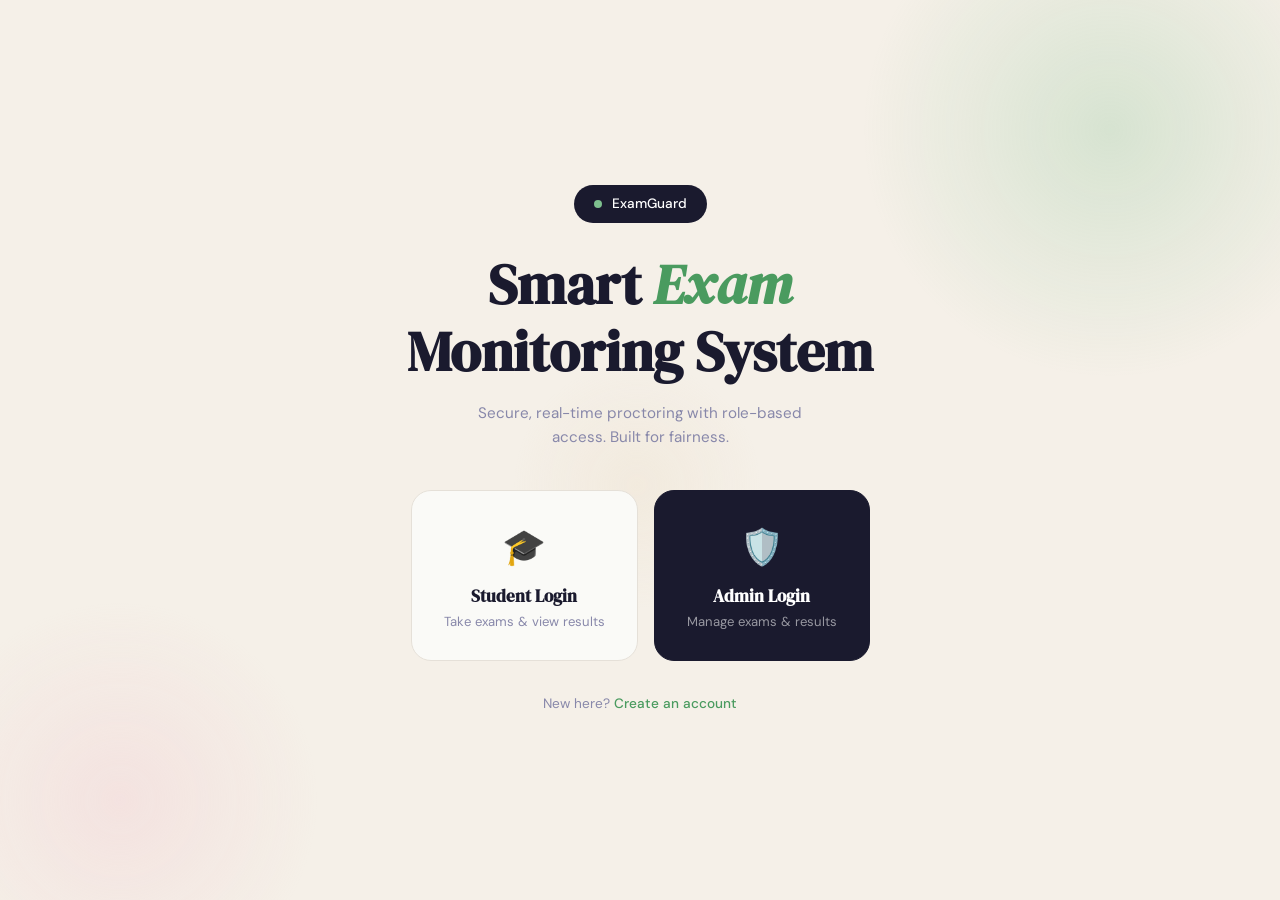
<file: exam-monitor/examguard/index.html>
<!DOCTYPE html>
<html lang="en">
<head>
  <meta charset="UTF-8" />
  <meta name="viewport" content="width=device-width, initial-scale=1.0"/>
  <title>ExamGuard — Smart Exam Monitoring</title>
  <link rel="stylesheet" href="css/style.css"/>
  <style>
    body { overflow: hidden; }
    .landing {
      min-height: 100vh; display: flex; flex-direction: column;
      align-items: center; justify-content: center;
      padding: 24px; text-align: center; position: relative;
    }
    .blob1 {
      position: fixed; top: -120px; right: -80px;
      width: 500px; height: 500px; border-radius: 50%;
      background: radial-gradient(circle, rgba(125,191,142,0.25), transparent 70%);
      pointer-events: none;
    }
    .blob2 {
      position: fixed; bottom: -100px; left: -80px;
      width: 400px; height: 400px; border-radius: 50%;
      background: radial-gradient(circle, rgba(242,196,206,0.3), transparent 70%);
      pointer-events: none;
    }
    .blob3 {
      position: fixed; top: 40%; left: 40%;
      width: 250px; height: 250px; border-radius: 50%;
      background: radial-gradient(circle, rgba(232,213,183,0.2), transparent 70%);
      pointer-events: none;
    }
    .landing-content { position: relative; z-index: 1; max-width: 560px; }
    .logo-mark {
      display: inline-flex; align-items: center; gap: 10px;
      background: var(--dark); color: var(--white);
      border-radius: 50px; padding: 8px 20px;
      font-size: 0.85rem; font-weight: 500;
      margin-bottom: 28px;
    }
    .logo-mark .dot { width: 8px; height: 8px; border-radius: 50%; background: var(--green); animation: pulse 1.5s infinite; }
    .landing-title { margin-bottom: 16px; }
    .landing-title em { font-style: italic; color: var(--green-d); }
    .landing-sub { color: var(--soft); max-width: 380px; margin: 0 auto 40px; font-size: 0.95rem; }
    .role-cards { display: flex; gap: 16px; flex-wrap: wrap; justify-content: center; }
    .role-card {
      background: var(--card-bg); border: 1.5px solid var(--border);
      border-radius: 20px; padding: 28px 32px;
      min-width: 180px; cursor: pointer;
      transition: all var(--transition);
      text-decoration: none; color: var(--dark);
    }
    .role-card:hover { border-color: var(--green); transform: translateY(-4px); box-shadow: var(--shadow-hover); }
    .role-card .role-icon { font-size: 2.2rem; margin-bottom: 12px; }
    .role-card h3 { font-size: 1.05rem; }
    .role-card p  { font-size: 0.82rem; color: var(--soft); margin-top: 4px; }
    .role-card.admin-card { background: var(--dark); color: var(--white); border-color: var(--dark); }
    .role-card.admin-card p { color: rgba(255,255,255,0.55); }
    .bottom-link { margin-top: 32px; font-size: 0.85rem; color: var(--soft); }
    .bottom-link a { color: var(--green-d); font-weight: 500; }
  </style>
</head>
<body>
  <div class="blob1"></div>
  <div class="blob2"></div>
  <div class="blob3"></div>

  <div class="landing">
    <div class="landing-content animate-in">
      <div class="logo-mark"><span class="dot"></span> ExamGuard</div>

      <h1 class="landing-title">Smart <em>Exam</em><br/>Monitoring System</h1>
      <p class="landing-sub">Secure, real-time proctoring with role-based access. Built for fairness.</p>

      <div class="role-cards animate-in-delay-1">
        <a href="user-login.html" class="role-card">
          <div class="role-icon">🎓</div>
          <h3>Student Login</h3>
          <p>Take exams &amp; view results</p>
        </a>
        <a href="admin-login.html" class="role-card admin-card">
          <div class="role-icon">🛡️</div>
          <h3>Admin Login</h3>
          <p>Manage exams &amp; results</p>
        </a>
      </div>

      <p class="bottom-link animate-in-delay-2">
        New here? <a href="register.html">Create an account</a>
      </p>
    </div>
  </div>
</body>
</html>
</file>
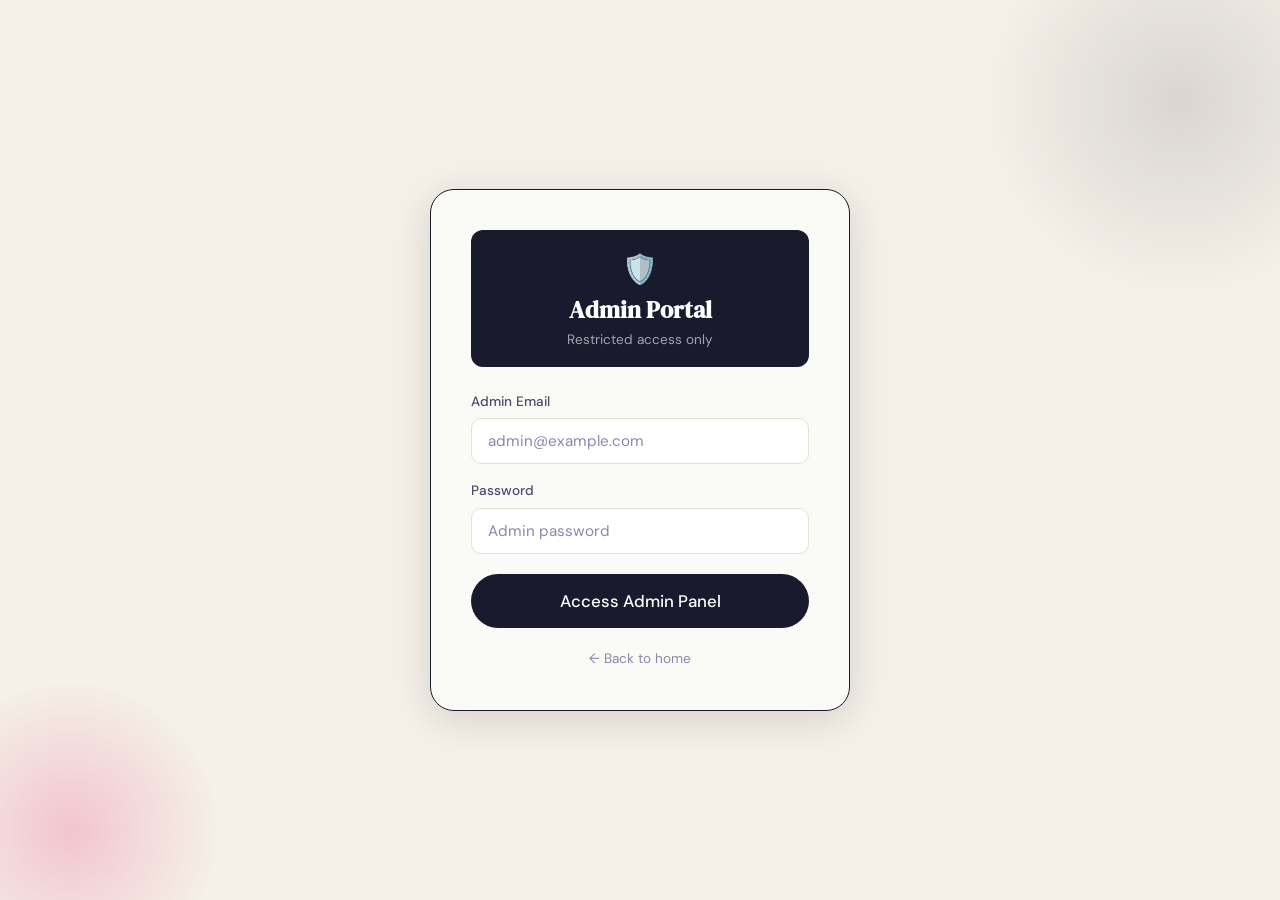
<file: exam-monitor/examguard/admin-login.html>
<!DOCTYPE html>
<html lang="en">
<head>
  <meta charset="UTF-8"/>
  <meta name="viewport" content="width=device-width, initial-scale=1.0"/>
  <title>Admin Login — ExamGuard</title>
  <link rel="stylesheet" href="css/style.css"/>
  <style>
    .auth-bg-blob  { background: radial-gradient(circle, rgba(26,26,46,0.12), transparent 70%); }
    .auth-card { border-color: var(--dark); }
    .admin-header { background: var(--dark); color: white; border-radius: 12px; padding: 16px; text-align:center; margin-bottom: 24px; }
  </style>
</head>
<body class="auth-page">
  <div class="auth-bg-blob"></div>
  <div class="auth-bg-blob2"></div>

  <div class="auth-card">
    <div class="admin-header">
      <div style="font-size:1.8rem;margin-bottom:4px;">🛡️</div>
      <h2 style="color:white;font-size:1.5rem;">Admin Portal</h2>
      <p style="color:rgba(255,255,255,0.6);font-size:0.85rem;margin-top:4px;">Restricted access only</p>
    </div>

    <div id="admin-alert" class="alert"></div>

    <form id="admin-form" style="display:flex;flex-direction:column;gap:16px;">
      <div class="form-group">
        <label>Admin Email</label>
        <input type="email" id="email" class="form-control" placeholder="admin@example.com" required/>
      </div>
      <div class="form-group">
        <label>Password</label>
        <input type="password" id="password" class="form-control" placeholder="Admin password" required/>
      </div>

      <button type="submit" id="admin-btn" class="btn btn-primary btn-full btn-lg" style="margin-top:4px;">
        Access Admin Panel
      </button>
    </form>

    <div style="text-align:center;margin-top:20px;font-size:0.85rem;">
      <a href="index.html" style="color:var(--soft);">← Back to home</a>
    </div>
  </div>

  <script src="js/api.js"></script>
  <script>
    document.getElementById('admin-form').addEventListener('submit', async (e) => {
      e.preventDefault();
      hideAlert('admin-alert');

      const email    = document.getElementById('email').value.trim();
      const password = document.getElementById('password').value;

      setLoading('admin-btn', true);
      try {
        await Api.login({ email, password });
        localStorage.setItem('pendingEmail', email);
        Auth.setRole('ROLE_ADMIN');
        showAlert('admin-alert', 'OTP sent to admin email!', 'success');
        setTimeout(() => window.location.href = 'otp.html', 1000);
      } catch (err) {
        showAlert('admin-alert', err.message || 'Invalid credentials.');
      } finally {
        setLoading('admin-btn', false, 'Access Admin Panel');
      }
    });
  </script>
</body>
</html>
</file>
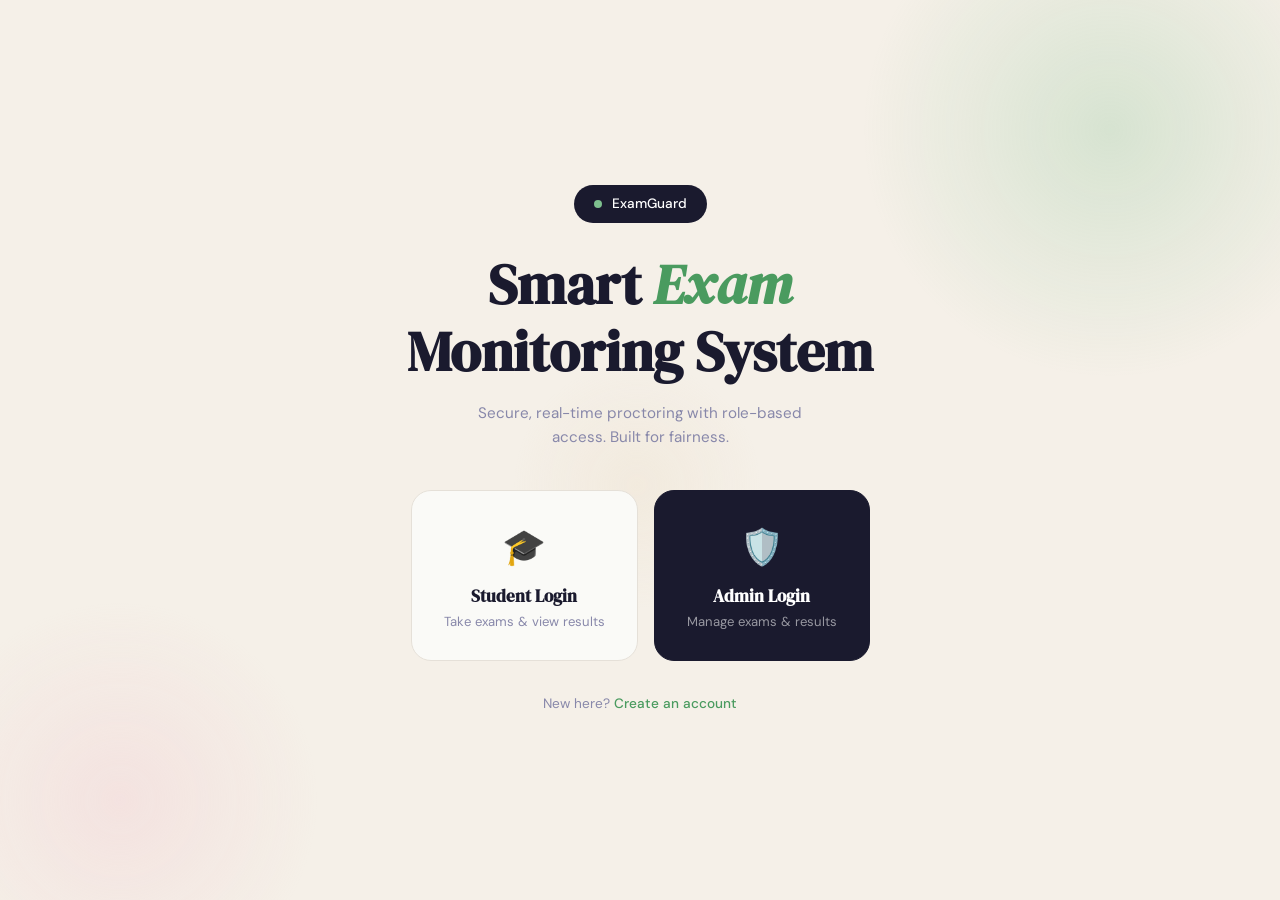
<file: exam-monitor/examguard/admin.html>
<!DOCTYPE html>
<html lang="en">
<head>
  <meta charset="UTF-8"/>
  <meta name="viewport" content="width=device-width, initial-scale=1.0"/>
  <title>Admin Panel — ExamGuard</title>
  <link rel="stylesheet" href="css/style.css"/>
</head>
<body>

<!-- Navbar -->
<nav class="navbar">
  <div class="navbar-inner">
    <div class="navbar-brand"><span class="dot"></span> ExamGuard <span class="badge badge-dark" style="margin-left:8px;font-size:0.7rem;">ADMIN</span></div>
    <div class="navbar-actions">
      <span class="monitor-badge"><span class="pulse"></span> Admin Mode</span>
      <button onclick="Auth.logout()" class="btn btn-ghost btn-sm">Sign Out</button>
    </div>
  </div>
</nav>

<div class="container" style="padding-top:32px;padding-bottom:60px;">

  <!-- Header & Stats -->
  <div class="page-header animate-in">
    <h1>Admin Panel</h1>
    <p>Manage exams, view all results</p>
  </div>

  <div class="grid-3 animate-in-delay-1" id="admin-stats" style="margin-bottom:32px;">
    <div class="stat-card"><div class="stat-num" id="stat-exams">—</div><div class="stat-label">Total Exams</div></div>
    <div class="stat-card"><div class="stat-num" id="stat-results">—</div><div class="stat-label">Submissions</div></div>
    <div class="stat-card"><div class="stat-num" id="stat-avg">—</div><div class="stat-label">Avg. Score %</div></div>
  </div>

  <!-- Tabs -->
  <div style="display:flex;align-items:center;justify-content:space-between;flex-wrap:wrap;gap:12px;margin-bottom:24px;" class="animate-in-delay-1">
    <div class="tabs" style="width:fit-content;">
      <button class="tab-btn active" onclick="switchTab('exams',this)">📋 Exams</button>
      <button class="tab-btn"        onclick="switchTab('results',this)">📊 All Results</button>
    </div>
    <button class="btn btn-green btn-sm" onclick="openCreateModal()">+ Create Exam</button>
  </div>

  <div id="admin-alert" class="alert"></div>

  <!-- Exams Tab -->
  <div id="tab-exams" class="animate-in-delay-2">
    <div class="table-wrap">
      <table class="data-table">
        <thead><tr><th>Title</th><th>Questions</th><th>Duration</th><th>Actions</th></tr></thead>
        <tbody id="exams-tbody">
          <tr><td colspan="4"><div class="loading-center"><div class="spinner"></div><span>Loading…</span></div></td></tr>
        </tbody>
      </table>
    </div>
  </div>

  <!-- Results Tab -->
  <div id="tab-results" style="display:none;" class="animate-in-delay-2">
    <div class="table-wrap">
      <table class="data-table">
        <thead><tr><th>Student Email</th><th>Exam ID</th><th>Score</th><th>Percentage</th><th>Submitted</th></tr></thead>
        <tbody id="results-tbody">
          <tr><td colspan="5"><div class="loading-center"><div class="spinner"></div><span>Loading…</span></div></td></tr>
        </tbody>
      </table>
    </div>
  </div>

</div>

<!-- Create Exam Modal -->
<div class="modal-overlay" id="create-modal">
  <div class="modal-box">
    <div class="modal-header">
      <h3>Create New Exam</h3>
      <button class="modal-close" onclick="closeModal()">✕</button>
    </div>

    <div id="modal-alert" class="alert"></div>

    <div style="display:flex;flex-direction:column;gap:14px;">
      <div class="form-group">
        <label>Exam Title *</label>
        <input type="text" id="ex-title" class="form-control" placeholder="e.g. Data Structures Midterm"/>
      </div>
      <div class="form-group">
        <label>Description</label>
        <input type="text" id="ex-desc" class="form-control" placeholder="Brief description…"/>
      </div>
      <div class="form-group">
        <label>Duration (minutes)</label>
        <input type="number" id="ex-duration" class="form-control" value="30" min="5"/>
      </div>

      <div style="display:flex;align-items:center;justify-content:space-between;margin-top:4px;">
        <h4 style="font-size:0.9rem;">Questions</h4>
        <button class="btn btn-ghost btn-sm" type="button" onclick="addQuestion()">+ Add Question</button>
      </div>

      <div id="questions-container" style="display:flex;flex-direction:column;gap:12px;max-height:320px;overflow-y:auto;"></div>

      <div style="display:flex;gap:10px;margin-top:8px;">
        <button class="btn btn-ghost btn-full" onclick="closeModal()">Cancel</button>
        <button class="btn btn-green btn-full" id="create-btn" onclick="createExam()">Create Exam</button>
      </div>
    </div>
  </div>
</div>

<script src="js/api.js"></script>
<script>
  Auth.requireAdmin();

  async function loadAdminData() {
    try {
      // Load exams
      const exams = await Api.getExams();
      document.getElementById('stat-exams').textContent = exams.length;
      renderExams(exams);

      // Load all results
      const results = await Api.getAllResults();
      document.getElementById('stat-results').textContent = results.length;
      if (results.length) {
        const avg = Math.round(
          results.reduce((a, r) => a + (r.total ? r.score / r.total * 100 : 0), 0) / results.length
        );
        document.getElementById('stat-avg').textContent = avg + '%';
      }
      renderResults(results);

    } catch (err) {
      showToast('Failed to load data: ' + err.message, 'error');
    }
  }

  function renderExams(exams) {
    const tbody = document.getElementById('exams-tbody');
    if (!exams.length) {
      tbody.innerHTML = '<tr><td colspan="3" style="text-align:center;color:#8888AA;">No exams yet</td></tr>';
      return;
    }
    tbody.innerHTML = exams.map(exam => `
      <tr>
        <td><strong>${safe(exam.title || 'Untitled')}</strong></td>
        <td>${(exam.questions || []).length}</td>
        <td>
          <button class="btn btn-danger btn-sm"
            onclick="deleteExam('${exam.id}','${safe(exam.title||'')}')">
            Delete
          </button>
        </td>
      </tr>
    `).join('');
  }

  function renderResults(results) {
    const tbody = document.getElementById('results-tbody');
    if (!results.length) {
      tbody.innerHTML = '<tr><td colspan="4" style="text-align:center;color:#8888AA;">No submissions yet</td></tr>';
      return;
    }
    tbody.innerHTML = results.map(r => {
      const pct = r.total ? Math.round(r.score / r.total * 100) : 0;
      return `
        <tr>
          <td>${safe(r.userEmail || '—')}</td>
          <td>${safe(r.examId   || '—')}</td>
          <td>${r.score} / ${r.total}</td>
          <td><span class="badge ${pct >= 50 ? 'badge-green' : 'badge-pink'}">${pct}%</span></td>
        </tr>`;
    }).join('');
  }

  async function deleteExam(id, title) {
    if (!confirm(`Delete "${title}"? This cannot be undone.`)) return;
    try {
      await Api.deleteExam(id);
      showToast('Exam deleted', 'success');
      loadAdminData();
    } catch (err) {
      showToast('Delete failed: ' + err.message, 'error');
    }
  }

  function safe(s) {
    return String(s||'').replace(/&/g,'&amp;').replace(/</g,'&lt;').replace(/>/g,'&gt;');
  }

  loadAdminData();
</script>
</body>
</html>
</file>
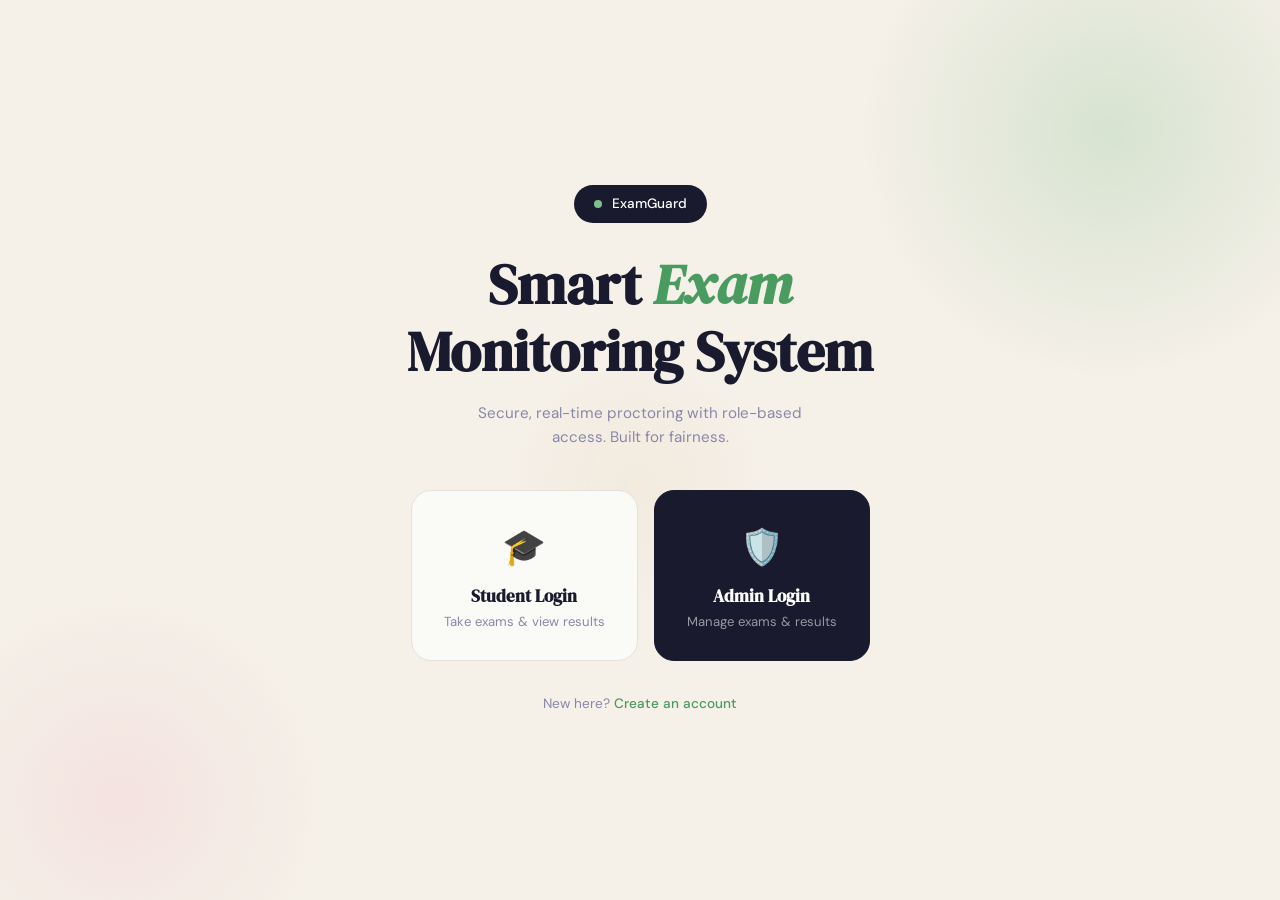
<file: exam-monitor/examguard/dashboard.html>
<!DOCTYPE html>
<html lang="en">
<head>
  <meta charset="UTF-8"/>
  <meta name="viewport" content="width=device-width, initial-scale=1.0"/>
  <title>Dashboard — ExamGuard</title>
  <link rel="stylesheet" href="css/style.css"/>
</head>
<body>

<!-- Navbar -->
<nav class="navbar">
  <div class="navbar-inner">
    <div class="navbar-brand"><span class="dot"></span> ExamGuard</div>
    <div class="navbar-actions">
      <span class="monitor-badge"><span class="pulse"></span> Monitoring Active</span>
      <button onclick="Auth.logout()" class="btn btn-ghost btn-sm">Sign Out</button>
    </div>
  </div>
</nav>

<div class="container" style="padding-top:32px;padding-bottom:60px;">

  <!-- Header -->
  <div class="page-header animate-in">
    <div style="display:flex;align-items:center;justify-content:space-between;flex-wrap:wrap;gap:12px;">
      <div>
        <h1>My Exams</h1>
        <p>Select an exam below to begin. Good luck! 🍀</p>
      </div>
      <div style="display:flex;gap:10px;">
        <a href="result.html" class="btn btn-outline btn-sm">📊 My Results</a>
      </div>
    </div>
  </div>

  <!-- Filter Tags -->
  <div style="display:flex;gap:8px;margin-bottom:24px;flex-wrap:wrap;" class="animate-in-delay-1">
    <span class="badge badge-dark" id="count-badge">Loading…</span>
    <span class="badge badge-green">Available</span>
  </div>

  <!-- Alert -->
  <div id="dash-alert" class="alert"></div>

  <!-- Exam Grid -->
  <div id="exam-grid" class="grid-2 animate-in-delay-2">
    <div class="loading-center" style="grid-column:1/-1;">
      <div class="spinner"></div>
      <span>Loading exams…</span>
    </div>
  </div>

</div>

<script src="js/api.js"></script>
<script>
  Auth.requireAuth();
  if (Auth.isAdmin()) window.location.href = 'admin.html';

  async function loadExams() {
    const grid    = document.getElementById('exam-grid');
    const alertEl = document.getElementById('dash-alert');

    try {
      // GET /api/exams — returns array of exam objects from MongoDB
      const exams = await Api.getExams();

      if (!exams || exams.length === 0) {
        grid.innerHTML = '<p style="color:#8888AA;">No exams available right now.</p>';
        return;
      }

      // Render one card per exam
      grid.innerHTML = exams.map(exam => `
        <div class="exam-card" onclick="startExam('${exam.id}')">
          <div class="exam-card-header">
            <div class="exam-card-icon">📝</div>
            <span class="badge badge-green">Open</span>
          </div>
          <h3>${safe(exam.title || 'Untitled Exam')}</h3>
          <p>${safe(exam.description || 'Click to attempt this exam.')}</p>
          <div class="exam-card-footer">
            <span class="badge badge-sand">
              ${(exam.questions || []).length} Questions
            </span>
            ${exam.duration ? `<span class="badge badge-sand">⏱ ${exam.duration} min</span>` : ''}
            <button class="btn btn-primary btn-sm">Start →</button>
          </div>
        </div>
      `).join('');

    } catch (err) {
      alertEl.className = 'alert alert-error show';
      alertEl.textContent = 'Failed to load exams: ' + err.message;
    }
  }

  function startExam(id) {
    sessionStorage.setItem('currentExamId', id);
    window.location.href = 'exam.html';
  }

  function safe(s) {
    return String(s).replace(/&/g,'&amp;').replace(/</g,'&lt;').replace(/>/g,'&gt;');
  }

  loadExams();
</script>
</body>
</html>
</file>
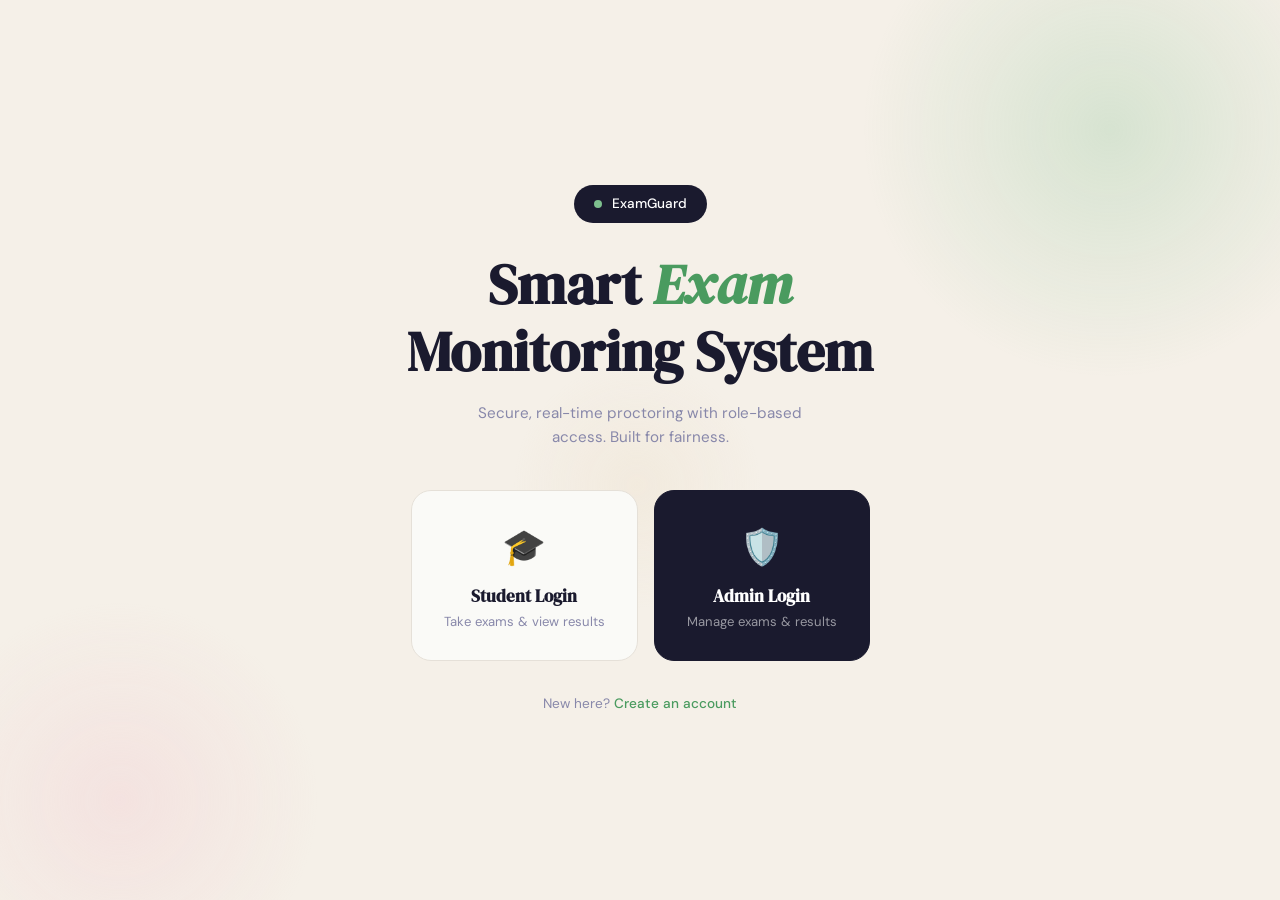
<file: exam-monitor/examguard/exam.html>
<!DOCTYPE html>
<html lang="en">
<head>
  <meta charset="UTF-8"/>
  <meta name="viewport" content="width=device-width, initial-scale=1.0"/>
  <title>Attempt Exam — ExamGuard</title>
  <link rel="stylesheet" href="css/style.css"/>
  <style>
    .exam-topbar {
      background: var(--card-bg); border-bottom: 1px solid var(--border);
      position: sticky; top: 0; z-index: 50;
      padding: 14px 24px;
    }
    .exam-topbar-inner {
      max-width: 800px; margin: 0 auto;
      display: flex; align-items: center; justify-content: space-between; gap: 16px;
    }
    .exam-title { font-weight: 600; font-size: 1rem; }
    .timer-pill {
      background: var(--dark); color: white;
      padding: 6px 16px; border-radius: 50px;
      font-size: 0.9rem; font-weight: 500;
      min-width: 80px; text-align: center;
    }
    .timer-pill.warning { background: var(--danger); }
    .exam-content { max-width: 800px; margin: 0 auto; padding: 32px 24px 80px; }
    .sticky-submit {
      position: fixed; bottom: 0; left: 0; right: 0;
      background: rgba(245,240,232,0.95); backdrop-filter: blur(10px);
      border-top: 1px solid var(--border);
      padding: 16px 24px;
      display: flex; align-items: center; justify-content: center; gap: 16px;
    }
  </style>
</head>
<body style="padding-bottom:0;">

<div class="exam-topbar">
  <div class="exam-topbar-inner">
    <div>
      <div class="exam-title" id="exam-title">Loading exam…</div>
      <div style="font-size:0.8rem;color:var(--soft);" id="q-count"></div>
    </div>
    <div style="display:flex;align-items:center;gap:12px;">
      <span class="monitor-badge"><span class="pulse"></span> Proctored</span>
      <div class="timer-pill" id="timer">—</div>
    </div>
  </div>
  <div style="max-width:800px;margin:10px auto 0;">
    <div class="progress-wrap">
      <div class="progress-bar" id="progress-bar" style="width:0%"></div>
    </div>
  </div>
</div>

<div class="exam-content" id="exam-content">
  <div class="loading-center"><div class="spinner"></div><span>Loading questions…</span></div>
</div>

<div class="sticky-submit">
  <span id="answered-count" style="font-size:0.88rem;color:var(--soft);"></span>
  <!-- ✅ NO onclick attribute — listener attached in JS -->
  <button id="submit-btn" class="btn btn-green btn-lg" disabled>
    Submit Exam
  </button>
</div>

<script src="js/api.js"></script>
<script>
  Auth.requireAuth();

  const examId = sessionStorage.getItem('currentExamId');
  if (!examId) window.location.href = 'dashboard.html';

  let currentExam = null;
  const userAnswers = {};

  // ✅ submitExam is a plain global function — works from anywhere
  async function submitExam() {
    console.log('🖱️ submitExam() called');

    const total    = (currentExam && currentExam.questions) ? currentExam.questions.length : 0;
    const answered = Object.keys(userAnswers).length;

    console.log('answered:', answered, 'total:', total);
    console.log('userAnswers:', JSON.stringify(userAnswers));

    if (answered < total) {
      alert('Please answer all ' + total + ' questions. (' + answered + '/' + total + ' done)');
      return;
    }

    const btn = document.getElementById('submit-btn');
    btn.disabled    = true;
    btn.textContent = 'Submitting…';

    try {
      const answers = Object.entries(userAnswers).map(([index, selected]) => ({
        questionIndex:  parseInt(index),
        selectedAnswer: selected
      }));

      console.log('📤 Payload:', JSON.stringify({ examId, answers }));

      const result = await Api.submitExam({ examId, answers });

      console.log('✅ Result:', JSON.stringify(result));

      sessionStorage.setItem('lastResult', JSON.stringify(result));
      window.location.href = 'result.html';

    } catch (err) {
      console.error('❌ Error:', err);
      alert('Submission failed: ' + (err.message || JSON.stringify(err)));
      btn.disabled    = false;
      btn.textContent = 'Submit Exam';
    }
  }

  function renderQuestions(questions) {
    const container = document.getElementById('exam-content');
    if (!questions.length) {
      container.innerHTML = '<p>No questions found.</p>';
      return;
    }

    container.innerHTML = questions.map((q, i) => `
      <div class="question-block">
        <div class="question-num">Question ${i + 1} of ${questions.length}</div>
        <div class="question-text">${q.questionText || q.text || q.question || ''}</div>
        <div class="options">
          ${(q.options || []).map((opt, j) => `
            <label class="option-label" id="opt-${i}-${j}"
              data-qi="${i}" data-oi="${j}"
              data-val="${opt.replace(/"/g,'&quot;').replace(/'/g,'&#39;')}">
              <input type="radio" name="q${i}"/>
              <div class="option-dot"></div>
              <span>${opt}</span>
            </label>
          `).join('')}
        </div>
      </div>
    `).join('');

    container.querySelectorAll('.option-label').forEach(label => {
      label.addEventListener('click', () => {
        selectAnswer(
          parseInt(label.dataset.qi),
          label.dataset.val,
          parseInt(label.dataset.oi)
        );
      });
    });
  }

  function selectAnswer(qIndex, value, optIndex) {
    userAnswers[qIndex] = value;

    document.querySelectorAll(`[id^="opt-${qIndex}-"]`)
      .forEach(el => el.classList.remove('selected'));
    document.getElementById(`opt-${qIndex}-${optIndex}`).classList.add('selected');

    const total    = (currentExam.questions || []).length;
    const answered = Object.keys(userAnswers).length;

    // Update count label
    const countEl = document.getElementById('answered-count');
    if (countEl) countEl.textContent = answered + ' of ' + total + ' answered';

    // Update progress bar
    const bar = document.getElementById('progress-bar');
    if (bar) bar.style.width = (total ? (answered / total * 100) : 0) + '%';

    // Enable submit when all answered
    const btn = document.getElementById('submit-btn');
    if (btn) {
      btn.textContent = 'Submit Exam (' + answered + '/' + total + ' answered)';
      btn.disabled    = answered < total;
    }
  }

  async function loadExam() {
    try {
      currentExam = await Api.getExam(examId);

      document.getElementById('exam-title').textContent =
        currentExam.title || 'Exam';
      document.getElementById('q-count').textContent =
        (currentExam.questions || []).length + ' Questions';

      renderQuestions(currentExam.questions || []);

      // ✅ Attach submit listener HERE — after everything is loaded
      const btn = document.getElementById('submit-btn');
      if (btn) {
        btn.addEventListener('click', submitExam);
        console.log('✅ Submit listener attached');
      } else {
        console.error('❌ submit-btn not found');
      }

    } catch (err) {
      console.error('Load exam error:', err);
      document.getElementById('exam-content').innerHTML =
        '<p style="color:red;">Failed to load exam: ' + err.message + '</p>';
    }
  }

  loadExam();
</script>
</body>
</html>
</file>
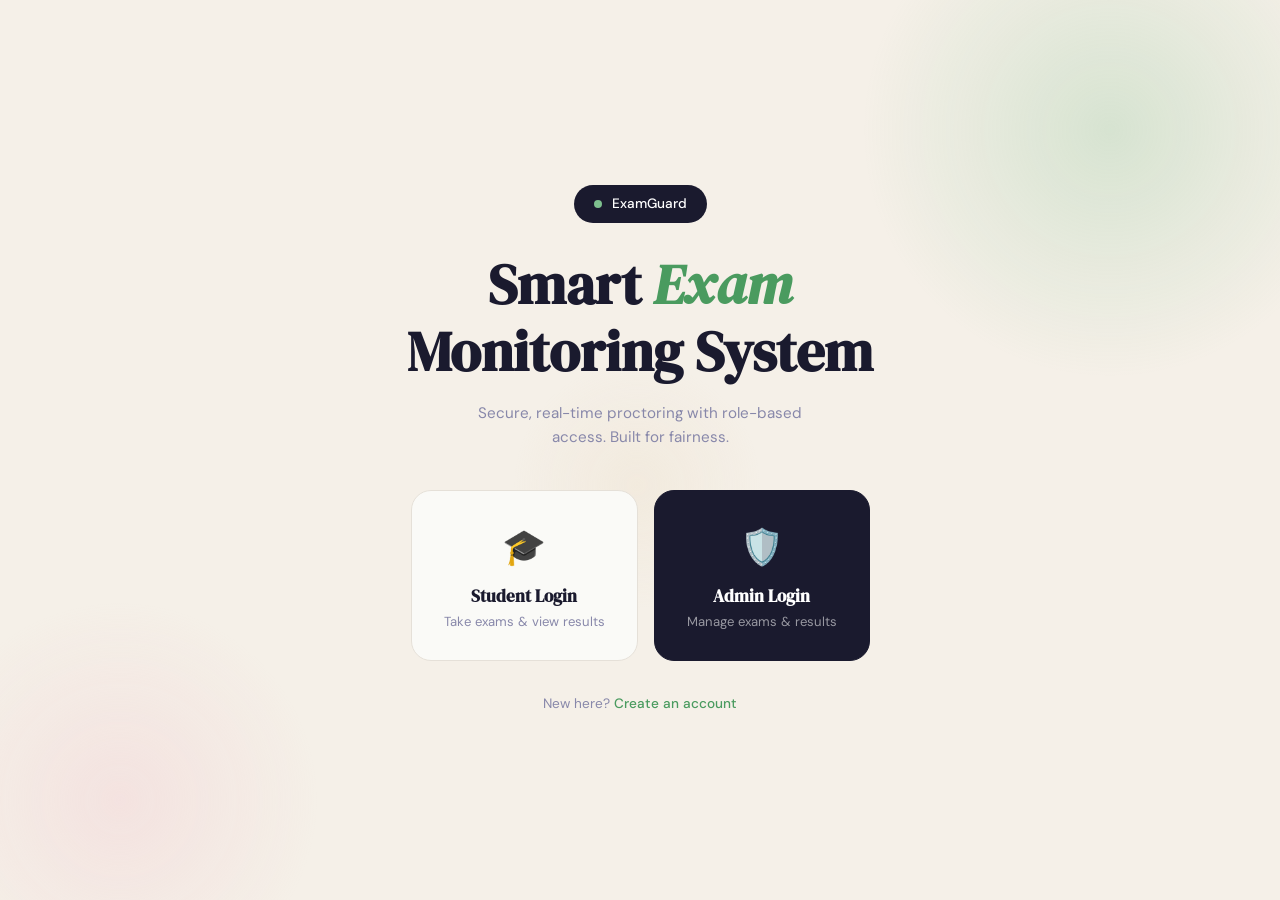
<file: exam-monitor/examguard/otp.html>
<!DOCTYPE html>
<html lang="en">
<head>
  <meta charset="UTF-8"/>
  <meta name="viewport" content="width=device-width, initial-scale=1.0"/>
  <title>Verify OTP — ExamGuard</title>
  <link rel="stylesheet" href="css/style.css"/>
</head>
<body class="auth-page">
  <div class="auth-bg-blob"></div>
  <div class="auth-bg-blob2"></div>

  <div class="auth-card" style="max-width:400px;">
    <div class="auth-logo">
      <div style="font-size:2rem;margin-bottom:8px;">✉️</div>
      <h2>Enter OTP</h2>
      <p>6-digit code for <strong id="otp-email"></strong></p>
      <p style="color:#4A9B5F;font-size:0.85rem;margin-top:6px;">
        Check your backend terminal window for the OTP number
      </p>
    </div>

    <div id="otp-alert" class="alert"></div>

    <div class="otp-inputs">
      <input class="otp-box" type="text" maxlength="1" inputmode="numeric"/>
      <input class="otp-box" type="text" maxlength="1" inputmode="numeric"/>
      <input class="otp-box" type="text" maxlength="1" inputmode="numeric"/>
      <input class="otp-box" type="text" maxlength="1" inputmode="numeric"/>
      <input class="otp-box" type="text" maxlength="1" inputmode="numeric"/>
      <input class="otp-box" type="text" maxlength="1" inputmode="numeric"/>
    </div>

    <button id="verify-btn" class="btn btn-green btn-full btn-lg">Verify OTP</button>

    <div style="text-align:center;margin-top:12px;font-size:0.85rem;">
      <a href="index.html" style="color:#8888AA;">← Start over</a>
    </div>
  </div>

  <script src="js/api.js"></script>
  <script>
    // Guard — must have email from login step
    const email = localStorage.getItem('pendingEmail');
    if (!email) window.location.href = 'index.html';
    document.getElementById('otp-email').textContent = email;

    // OTP box auto-advance
    const boxes = document.querySelectorAll('.otp-box');
    boxes.forEach((box, i) => {
      box.addEventListener('input', () => {
        box.value = box.value.replace(/\D/g, '');
        if (box.value && i < boxes.length - 1) boxes[i + 1].focus();
      });
      box.addEventListener('keydown', e => {
        if (e.key === 'Backspace' && !box.value && i > 0) boxes[i - 1].focus();
      });
      box.addEventListener('paste', e => {
        e.preventDefault();
        const digits = e.clipboardData.getData('text').replace(/\D/g,'').slice(0,6).split('');
        digits.forEach((d, j) => { if (boxes[i+j]) boxes[i+j].value = d; });
        boxes[Math.min(i + digits.length, boxes.length - 1)].focus();
      });
    });

    function getOtp() {
      return Array.from(boxes).map(b => b.value).join('');
    }

    document.getElementById('verify-btn').addEventListener('click', async () => {
      const otp = getOtp();
      if (otp.length < 6) {
        showAlert('otp-alert', 'Please enter the full 6-digit code.');
        return;
      }

      const btn = document.getElementById('verify-btn');
      btn.disabled = true;
      btn.textContent = 'Verifying…';
      hideAlert('otp-alert');

      try {
        // POST /api/auth/verify-otp → returns { token, role }
        const res = await fetch('http://localhost:8080/api/auth/verify-otp', {
          method: 'POST',
          headers: { 'Content-Type': 'application/json' },
          body: JSON.stringify({ email, otp })
        });

        const data = await res.json();

        if (!res.ok) {
          throw new Error(typeof data === 'string' ? data : (data.message || 'OTP failed'));
        }

        const token = data.token;
        const role  = data.role;

        if (!token) throw new Error('No token received from server');

        // ✅ Save JWT and role to localStorage
        localStorage.setItem('jwt',      token);
        localStorage.setItem('userRole', role);

        showAlert('otp-alert', 'Verified! Redirecting…', 'success');

        setTimeout(() => {
          window.location.href = (role === 'ROLE_ADMIN') ? 'admin.html' : 'dashboard.html';
        }, 1000);

      } catch (err) {
        showAlert('otp-alert', err.message || 'Invalid OTP. Try again.');
        boxes.forEach(b => b.value = '');
        boxes[0].focus();
      } finally {
        btn.disabled = false;
        btn.textContent = 'Verify OTP';
      }
    });
  </script>
</body>
</html>
</file>
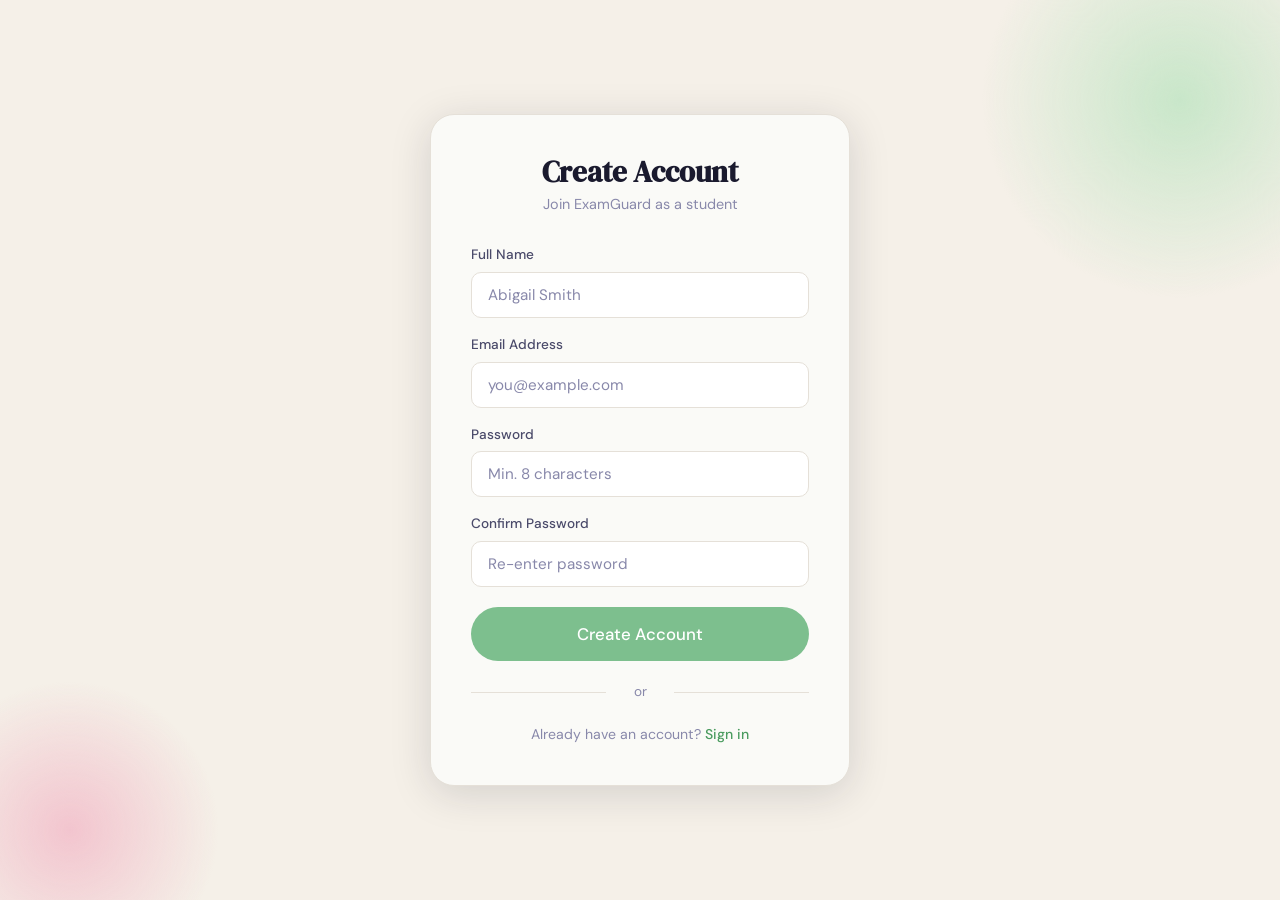
<file: exam-monitor/examguard/register.html>
<!DOCTYPE html>
<html lang="en">
<head>
  <meta charset="UTF-8"/>
  <meta name="viewport" content="width=device-width, initial-scale=1.0"/>
  <title>Register — ExamGuard</title>
  <link rel="stylesheet" href="css/style.css"/>
</head>
<body class="auth-page">
  <div class="auth-bg-blob"></div>
  <div class="auth-bg-blob2"></div>

  <div class="auth-card">
    <div class="auth-logo">
      <h2>Create Account</h2>
      <p>Join ExamGuard as a student</p>
    </div>

    <div id="reg-alert" class="alert"></div>

    <form id="reg-form" style="display:flex;flex-direction:column;gap:16px;">
      <div class="form-group">
        <label>Full Name</label>
        <input type="text" id="name" class="form-control" placeholder="Abigail Smith" required/>
      </div>
      <div class="form-group">
        <label>Email Address</label>
        <input type="email" id="email" class="form-control" placeholder="you@example.com" required/>
      </div>
      <div class="form-group">
        <label>Password</label>
        <input type="password" id="password" class="form-control" placeholder="Min. 8 characters" required/>
      </div>
      <div class="form-group">
        <label>Confirm Password</label>
        <input type="password" id="confirm" class="form-control" placeholder="Re-enter password" required/>
      </div>

      <button type="submit" id="reg-btn" class="btn btn-green btn-full btn-lg" style="margin-top:4px;">
        Create Account
      </button>
    </form>

    <div class="auth-divider">or</div>
    <div style="text-align:center;font-size:0.88rem;color:var(--soft);">
      Already have an account? <a href="user-login.html" style="color:var(--green-d);font-weight:500;">Sign in</a>
    </div>
  </div>

  <script src="js/api.js"></script>
  <script>
    document.getElementById('reg-form').addEventListener('submit', async (e) => {
      e.preventDefault();
      hideAlert('reg-alert');

      const name     = document.getElementById('name').value.trim();
      const email    = document.getElementById('email').value.trim();
      const password = document.getElementById('password').value;
      const confirm  = document.getElementById('confirm').value;

      if (password !== confirm) {
        showAlert('reg-alert', 'Passwords do not match.'); return;
      }
      if (password.length < 8) {
        showAlert('reg-alert', 'Password must be at least 8 characters.'); return;
      }

      setLoading('reg-btn', true);
      try {
        await Api.register({ name, email, password, role: 'ROLE_USER' });
        showAlert('reg-alert', 'Account created! Redirecting to login…', 'success');
        setTimeout(() => window.location.href = 'user-login.html', 1500);
      } catch (err) {
        showAlert('reg-alert', err.message || 'Registration failed. Try again.');
      } finally {
        setLoading('reg-btn', false, 'Create Account');
      }
    });
  </script>
</body>
</html>
</file>
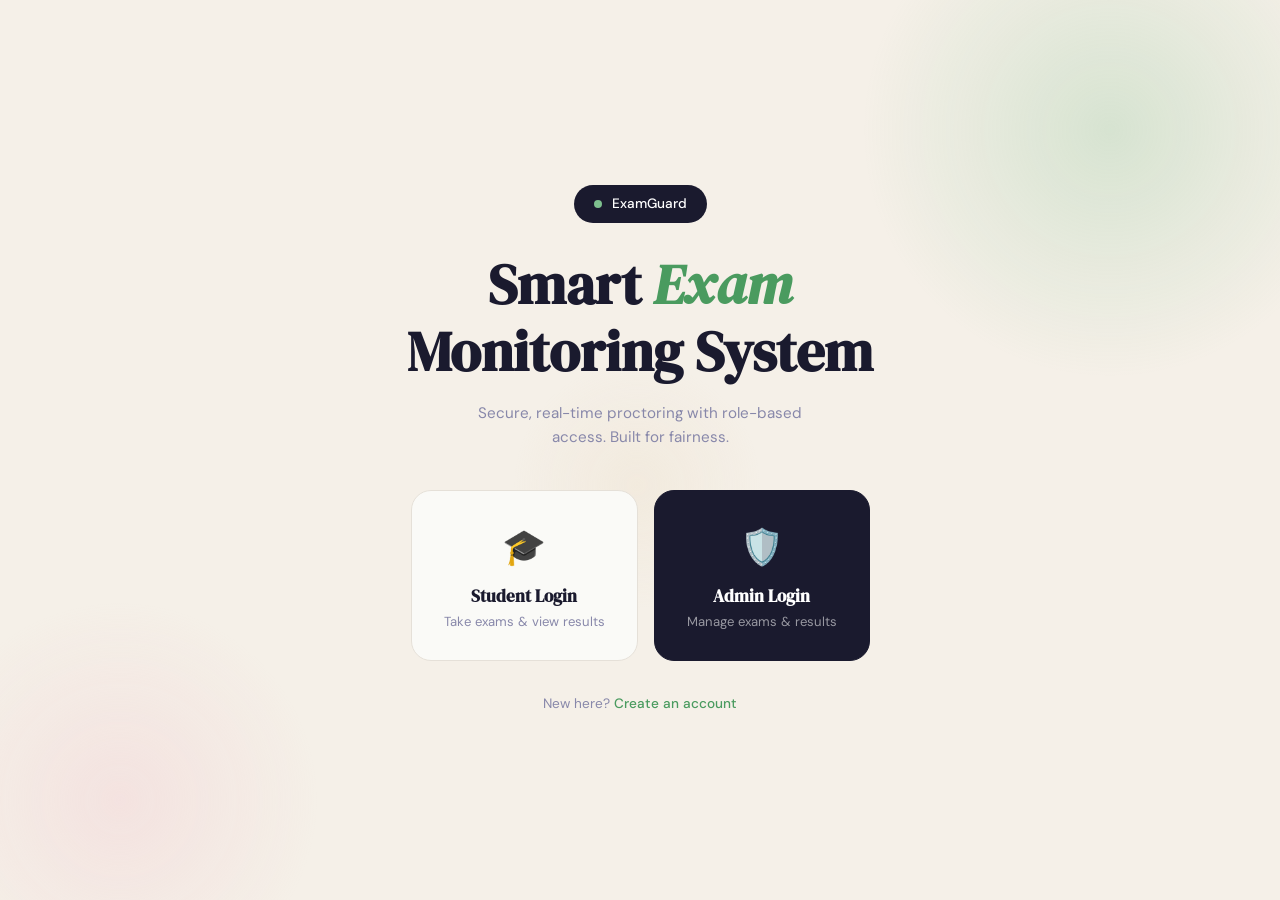
<file: exam-monitor/examguard/result.html>
<!DOCTYPE html>
<html lang="en">
<head>
  <meta charset="UTF-8"/>
  <meta name="viewport" content="width=device-width, initial-scale=1.0"/>
  <title>My Results — ExamGuard</title>
  <link rel="stylesheet" href="css/style.css"/>
</head>
<body>

<nav class="navbar">
  <div class="navbar-inner">
    <div class="navbar-brand"><span class="dot"></span> ExamGuard</div>
    <div class="navbar-actions">
      <a href="dashboard.html" class="btn btn-ghost btn-sm">← Dashboard</a>
      <button onclick="Auth.logout()" class="btn btn-ghost btn-sm">Sign Out</button>
    </div>
  </div>
</nav>

<div class="container" style="padding-top:32px;padding-bottom:60px;">

  <!-- Last result flash (if just submitted) -->
  <div id="flash-result" style="display:none;" class="animate-in">
    <div class="card" style="margin-bottom:28px;border-color:var(--green);background:linear-gradient(135deg,rgba(125,191,142,0.08),rgba(200,230,201,0.15));">
      <div style="display:flex;align-items:center;gap:20px;flex-wrap:wrap;">
        <div id="flash-circle" class="score-circle" style="width:80px;height:80px;font-size:1.3rem;"></div>
        <div>
          <h3>Exam Submitted! 🎉</h3>
          <p id="flash-detail" style="color:var(--soft);margin-top:4px;"></p>
        </div>
      </div>
    </div>
  </div>

  <div class="page-header animate-in">
    <h1>My Results</h1>
    <p>Your exam history and scores</p>
  </div>

  <!-- Summary Stats -->
  <div class="grid-3 animate-in-delay-1" id="stats-row" style="margin-bottom:28px;"></div>

  <div id="result-alert" class="alert"></div>

  <!-- Results List -->
  <div id="results-list" class="animate-in-delay-2" style="display:flex;flex-direction:column;gap:14px;">
    <div class="loading-center"><div class="spinner"></div><span>Loading results…</span></div>
  </div>

</div>

<script src="js/api.js"></script>
<script>
  Auth.requireAuth();

  async function loadResults() {
    const listEl  = document.getElementById('results-list');
    const alertEl = document.getElementById('result-alert');

    // Show flash card if user just submitted
    const lastResult = sessionStorage.getItem('lastResult');
    if (lastResult) {
      try {
        const r   = JSON.parse(lastResult);
        const pct = r.total ? Math.round(r.score / r.total * 100) : 0;
        const flash = document.getElementById('flash-result');
        if (flash) {
          flash.innerHTML = `
            <div style="background:#e8f5e9;border:1px solid #c8e6c9;
                        border-radius:12px;padding:20px;margin-bottom:24px;">
              <h3>✅ Exam Submitted!</h3>
              <p>Score: <strong>${r.score} / ${r.total}</strong> (${pct}%)</p>
            </div>`;
          flash.style.display = 'block';
        }
      } catch {}
      sessionStorage.removeItem('lastResult');
    }

    try {
      // USER  → GET /api/exams/results/my  (only their results)
      // ADMIN → GET /api/exams/results     (all results)
      const results = Auth.isAdmin()
        ? await Api.getAllResults()
        : await Api.getMyResults();

      if (!results || results.length === 0) {
        listEl.innerHTML = `
          <div style="text-align:center;padding:40px;color:#8888AA;">
            <p>No results yet. Complete an exam first.</p>
            <a href="dashboard.html" class="btn btn-green" style="margin-top:16px;">
              Browse Exams
            </a>
          </div>`;
        return;
      }

      listEl.innerHTML = results.map(r => {
        const pct   = r.total ? Math.round(r.score / r.total * 100) : 0;
        const color = pct >= 75 ? '#2e7d32' : pct >= 50 ? '#e65100' : '#c62828';
        return `
          <div class="result-card">
            <div>
              ${Auth.isAdmin()
                ? `<p style="font-size:0.82rem;color:#8888AA;">${safe(r.userEmail || '')}</p>`
                : ''}
              <p><strong>Exam ID:</strong> ${safe(r.examId || '—')}</p>
              <div style="margin-top:8px;display:flex;gap:8px;">
                <span class="badge badge-sand">${r.score} / ${r.total} correct</span>
                ${pct >= 50
                  ? '<span class="badge badge-green">Passed</span>'
                  : '<span class="badge badge-pink">Failed</span>'}
              </div>
            </div>
            <div class="score-circle" style="color:${color};">
              <span>${pct}%</span>
              <small>${r.score}/${r.total}</small>
            </div>
          </div>`;
      }).join('');

    } catch (err) {
      alertEl.className = 'alert alert-error show';
      alertEl.textContent = 'Failed to load results: ' + err.message;
    }
  }

  function safe(s) {
    return String(s || '').replace(/&/g,'&amp;').replace(/</g,'&lt;').replace(/>/g,'&gt;');
  }

  loadResults();
</script>
</body>
</html>
</file>
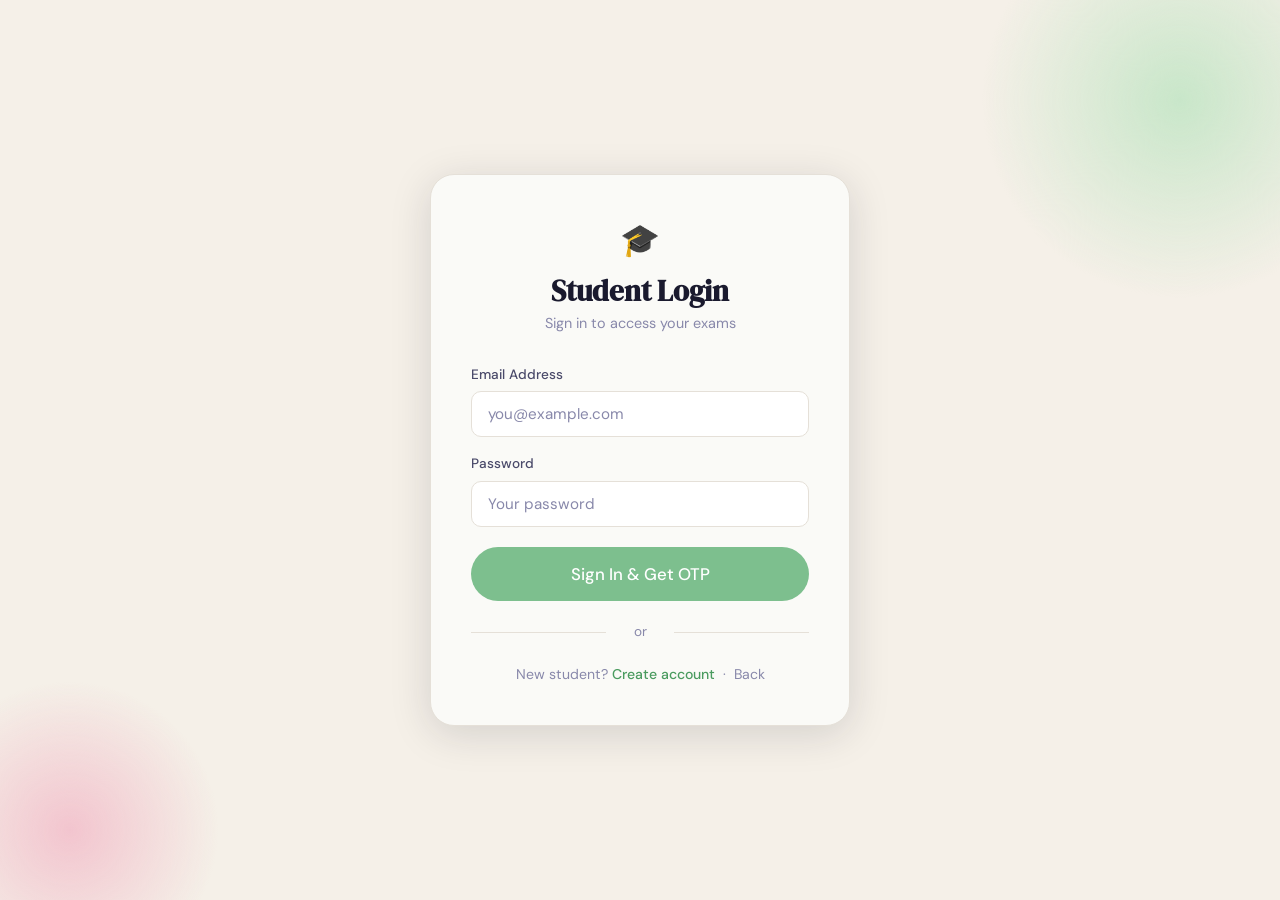
<file: exam-monitor/examguard/user-login.html>
<!DOCTYPE html>
<html lang="en">
<head>
  <meta charset="UTF-8"/>
  <meta name="viewport" content="width=device-width, initial-scale=1.0"/>
  <title>Student Login — ExamGuard</title>
  <link rel="stylesheet" href="css/style.css"/>
</head>
<body class="auth-page">
  <div class="auth-bg-blob"></div>
  <div class="auth-bg-blob2"></div>

  <div class="auth-card">
    <div class="auth-logo">
      <div style="font-size:2rem;margin-bottom:8px;">🎓</div>
      <h2>Student Login</h2>
      <p>Sign in to access your exams</p>
    </div>

    <div id="login-alert" class="alert"></div>

    <form id="login-form" style="display:flex;flex-direction:column;gap:16px;">
      <div class="form-group">
        <label>Email Address</label>
        <input type="email" id="email" class="form-control" placeholder="you@example.com" required/>
      </div>
      <div class="form-group">
        <label>Password</label>
        <input type="password" id="password" class="form-control" placeholder="Your password" required/>
      </div>

      <button type="submit" id="login-btn" class="btn btn-green btn-full btn-lg" style="margin-top:4px;">
        Sign In &amp; Get OTP
      </button>
    </form>

    <div class="auth-divider">or</div>
    <div style="text-align:center;font-size:0.88rem;color:var(--soft);">
      New student? <a href="register.html" style="color:var(--green-d);font-weight:500;">Create account</a>
      &nbsp;·&nbsp;
      <a href="index.html" style="color:var(--soft);">Back</a>
    </div>
  </div>

  <script src="js/api.js"></script>
  <script>
    document.getElementById('login-form').addEventListener('submit', async (e) => {
      e.preventDefault();
      hideAlert('login-alert');

      const email    = document.getElementById('email').value.trim();
      const password = document.getElementById('password').value;

      setLoading('login-btn', true);
      try {
        await Api.login({ email, password });
        // Store email to use in OTP step
        localStorage.setItem('pendingEmail', email);
         Auth.setRole('ROLE_USER');
        showAlert('login-alert', 'OTP sent to your email!', 'success');
        setTimeout(() => window.location.href = 'otp.html', 1000);
      } catch (err) {
        showAlert('login-alert', err.message || 'Invalid email or password.');
      } finally {
        setLoading('login-btn', false, 'Sign In & Get OTP');
      }
    });
  </script>
</body>
</html>
</file>
<file: exam-monitor/examguard/css/style.css>
@import url('https://fonts.googleapis.com/css2?family=DM+Serif+Display:ital@0;1&family=DM+Sans:wght@300;400;500;600&display=swap');

/* ── Variables ───────────────────────────────────────────────── */
:root {
  --cream:   #F5F0E8;
  --green:   #7DBF8E;
  --green-l: #C8E6C9;
  --green-d: #4A9B5F;
  --pink:    #F2C4CE;
  --sand:    #E8D5B7;
  --dark:    #1A1A2E;
  --mid:     #4A4A6A;
  --soft:    #8888AA;
  --white:   #FFFFFF;
  --card-bg: #FAFAF7;
  --border:  #E5E0D8;
  --danger:  #E57373;
  --warn:    #FFB74D;
  --radius:  16px;
  --radius-sm: 10px;
  --shadow:  0 4px 24px rgba(26,26,46,0.08);
  --shadow-hover: 0 8px 40px rgba(26,26,46,0.15);
  --transition: 0.25s cubic-bezier(0.4,0,0.2,1);
}

/* ── Reset ───────────────────────────────────────────────────── */
*, *::before, *::after { box-sizing: border-box; margin: 0; padding: 0; }
html { scroll-behavior: smooth; }
body {
  font-family: 'DM Sans', sans-serif;
  background: var(--cream);
  color: var(--dark);
  min-height: 100vh;
  line-height: 1.6;
}
a { text-decoration: none; color: inherit; }
button { cursor: pointer; font-family: inherit; }
input, textarea, select { font-family: inherit; }

/* ── Typography ──────────────────────────────────────────────── */
h1, h2, h3 { font-family: 'DM Serif Display', serif; line-height: 1.2; }
h1 { font-size: clamp(2rem, 5vw, 3.5rem); }
h2 { font-size: clamp(1.5rem, 3vw, 2.2rem); }
h3 { font-size: 1.25rem; }

/* ── Layout Helpers ──────────────────────────────────────────── */
.container { max-width: 1100px; margin: 0 auto; padding: 0 24px; }
.flex { display: flex; align-items: center; }
.flex-col { display: flex; flex-direction: column; }
.gap-sm { gap: 8px; }
.gap { gap: 16px; }
.gap-lg { gap: 24px; }
.center { justify-content: center; align-items: center; }
.between { justify-content: space-between; }

/* ── Cards ───────────────────────────────────────────────────── */
.card {
  background: var(--card-bg);
  border: 1px solid var(--border);
  border-radius: var(--radius);
  padding: 24px;
  box-shadow: var(--shadow);
  transition: box-shadow var(--transition), transform var(--transition);
}
.card:hover { box-shadow: var(--shadow-hover); transform: translateY(-2px); }

/* ── Buttons ─────────────────────────────────────────────────── */
.btn {
  display: inline-flex; align-items: center; justify-content: center; gap: 8px;
  padding: 12px 24px;
  border: none; border-radius: 50px;
  font-size: 0.95rem; font-weight: 500;
  transition: all var(--transition);
  white-space: nowrap;
}
.btn-primary {
  background: var(--dark); color: var(--white);
}
.btn-primary:hover { background: var(--mid); transform: translateY(-1px); }
.btn-green {
  background: var(--green); color: var(--white);
}
.btn-green:hover { background: var(--green-d); transform: translateY(-1px); }
.btn-outline {
  background: transparent; color: var(--dark);
  border: 1.5px solid var(--dark);
}
.btn-outline:hover { background: var(--dark); color: var(--white); }
.btn-ghost {
  background: transparent; color: var(--soft);
  border: 1.5px solid var(--border);
}
.btn-ghost:hover { border-color: var(--dark); color: var(--dark); }
.btn-danger { background: var(--danger); color: var(--white); }
.btn-danger:hover { background: #c62828; }
.btn-sm { padding: 8px 16px; font-size: 0.85rem; }
.btn-lg { padding: 16px 36px; font-size: 1.05rem; }
.btn-full { width: 100%; }
.btn:disabled { opacity: 0.5; cursor: not-allowed; transform: none !important; }

/* ── Form Elements ───────────────────────────────────────────── */
.form-group { display: flex; flex-direction: column; gap: 6px; }
.form-group label { font-size: 0.85rem; font-weight: 500; color: var(--mid); }
.form-control {
  padding: 12px 16px;
  border: 1.5px solid var(--border);
  border-radius: var(--radius-sm);
  font-size: 0.95rem; color: var(--dark);
  background: var(--white);
  transition: border-color var(--transition), box-shadow var(--transition);
  outline: none;
}
.form-control:focus {
  border-color: var(--green);
  box-shadow: 0 0 0 3px rgba(125,191,142,0.15);
}
.form-control::placeholder { color: var(--soft); }

/* ── Badge / Tag ─────────────────────────────────────────────── */
.badge {
  display: inline-flex; align-items: center; gap: 4px;
  padding: 4px 12px;
  border-radius: 50px;
  font-size: 0.78rem; font-weight: 500;
}
.badge-green { background: var(--green-l); color: var(--green-d); }
.badge-pink  { background: var(--pink);    color: #9A3B4A; }
.badge-sand  { background: var(--sand);    color: #7A5C30; }
.badge-dark  { background: var(--dark);    color: var(--white); }

/* ── Navbar ──────────────────────────────────────────────────── */
.navbar {
  background: rgba(245,240,232,0.92);
  backdrop-filter: blur(12px);
  border-bottom: 1px solid var(--border);
  position: sticky; top: 0; z-index: 100;
  padding: 0 24px;
}
.navbar-inner {
  max-width: 1100px; margin: 0 auto;
  height: 64px;
  display: flex; align-items: center; justify-content: space-between;
}
.navbar-brand {
  font-family: 'DM Serif Display', serif;
  font-size: 1.3rem; color: var(--dark);
  display: flex; align-items: center; gap: 10px;
}
.navbar-brand .dot { width: 10px; height: 10px; border-radius: 50%; background: var(--green); }
.navbar-actions { display: flex; align-items: center; gap: 12px; }

/* ── Auth Pages ──────────────────────────────────────────────── */
.auth-page {
  min-height: 100vh;
  display: flex; align-items: center; justify-content: center;
  padding: 24px;
  background: var(--cream);
}
.auth-bg-blob {
  position: fixed; top: -100px; right: -100px;
  width: 400px; height: 400px;
  border-radius: 50%;
  background: radial-gradient(circle, var(--green-l), transparent 70%);
  pointer-events: none; z-index: 0;
}
.auth-bg-blob2 {
  position: fixed; bottom: -80px; left: -80px;
  width: 300px; height: 300px;
  border-radius: 50%;
  background: radial-gradient(circle, var(--pink), transparent 70%);
  pointer-events: none; z-index: 0;
}
.auth-card {
  background: var(--card-bg);
  border: 1px solid var(--border);
  border-radius: 24px;
  padding: 40px;
  width: 100%; max-width: 420px;
  box-shadow: var(--shadow-hover);
  position: relative; z-index: 1;
  animation: fadeUp 0.4s ease both;
}
.auth-logo {
  text-align: center; margin-bottom: 28px;
}
.auth-logo h2 { font-size: 1.8rem; }
.auth-logo p { color: var(--soft); font-size: 0.9rem; margin-top: 4px; }
.auth-divider {
  text-align: center; color: var(--soft); font-size: 0.85rem;
  position: relative; margin: 20px 0;
}
.auth-divider::before, .auth-divider::after {
  content: ''; position: absolute; top: 50%; width: 40%; height: 1px;
  background: var(--border);
}
.auth-divider::before { left: 0; }
.auth-divider::after { right: 0; }

/* ── OTP Input ───────────────────────────────────────────────── */
.otp-inputs { display: flex; gap: 10px; justify-content: center; margin: 20px 0; }
.otp-box {
  width: 52px; height: 60px;
  border: 2px solid var(--border);
  border-radius: var(--radius-sm);
  font-size: 1.5rem; font-weight: 600;
  text-align: center; color: var(--dark);
  background: var(--white);
  transition: border-color var(--transition);
  outline: none;
}
.otp-box:focus { border-color: var(--green); box-shadow: 0 0 0 3px rgba(125,191,142,0.15); }

/* ── Alert / Toast ───────────────────────────────────────────── */
.alert {
  padding: 12px 16px;
  border-radius: var(--radius-sm);
  font-size: 0.9rem; margin-bottom: 16px;
  display: none;
}
.alert.show { display: block; animation: fadeIn 0.3s ease; }
.alert-error { background: #FFEBEE; color: #C62828; border: 1px solid #FFCDD2; }
.alert-success { background: #E8F5E9; color: #2E7D32; border: 1px solid #C8E6C9; }
.alert-info { background: #E3F2FD; color: #1565C0; border: 1px solid #BBDEFB; }

.toast-container {
  position: fixed; bottom: 24px; right: 24px; z-index: 999;
  display: flex; flex-direction: column; gap: 8px;
}
.toast {
  background: var(--dark); color: var(--white);
  padding: 12px 20px; border-radius: 50px;
  font-size: 0.9rem; box-shadow: var(--shadow-hover);
  animation: slideUp 0.3s ease;
}
.toast.success { background: var(--green-d); }
.toast.error   { background: var(--danger); }

/* ── Monitoring Badge ────────────────────────────────────────── */
.monitor-badge {
  display: inline-flex; align-items: center; gap: 8px;
  background: #FFF3E0; color: #E65100;
  border: 1px solid #FFCC80;
  border-radius: 50px; padding: 6px 16px;
  font-size: 0.82rem; font-weight: 500;
}
.monitor-badge .pulse {
  width: 8px; height: 8px; border-radius: 50%;
  background: #E65100;
  animation: pulse 1.5s infinite;
}

/* ── Exam Card ───────────────────────────────────────────────── */
.exam-card {
  background: var(--card-bg);
  border: 1px solid var(--border);
  border-radius: var(--radius);
  padding: 24px;
  box-shadow: var(--shadow);
  transition: all var(--transition);
  display: flex; flex-direction: column; gap: 14px;
  cursor: pointer;
}
.exam-card:hover { box-shadow: var(--shadow-hover); transform: translateY(-3px); }
.exam-card-header { display: flex; align-items: flex-start; justify-content: space-between; }
.exam-card-icon {
  width: 48px; height: 48px; border-radius: 12px;
  background: var(--green-l); display: flex; align-items: center; justify-content: center;
  font-size: 1.5rem;
}
.exam-card h3 { font-size: 1.05rem; margin-top: 10px; }
.exam-card p  { font-size: 0.88rem; color: var(--soft); }
.exam-card-footer { display: flex; align-items: center; justify-content: space-between; }

/* ── Question Card ───────────────────────────────────────────── */
.question-block {
  background: var(--card-bg);
  border: 1px solid var(--border);
  border-radius: var(--radius);
  padding: 24px; margin-bottom: 16px;
}
.question-num { font-size: 0.8rem; color: var(--soft); margin-bottom: 8px; }
.question-text { font-weight: 500; margin-bottom: 16px; }
.options { display: flex; flex-direction: column; gap: 10px; }
.option-label {
  display: flex; align-items: center; gap: 12px;
  padding: 12px 16px;
  border: 1.5px solid var(--border);
  border-radius: var(--radius-sm);
  cursor: pointer;
  transition: all var(--transition);
}
.option-label:hover { border-color: var(--green); background: rgba(125,191,142,0.05); }
.option-label input[type="radio"] { display: none; }
.option-label.selected {
  border-color: var(--green); background: rgba(125,191,142,0.12);
  color: var(--green-d); font-weight: 500;
}
.option-dot {
  width: 18px; height: 18px; border-radius: 50%;
  border: 2px solid var(--border);
  display: flex; align-items: center; justify-content: center;
  transition: all var(--transition); flex-shrink: 0;
}
.option-label.selected .option-dot {
  border-color: var(--green); background: var(--green);
}
.option-label.selected .option-dot::after {
  content: ''; width: 6px; height: 6px;
  border-radius: 50%; background: white;
}

/* ── Result Card ─────────────────────────────────────────────── */
.result-card {
  background: var(--card-bg);
  border: 1px solid var(--border);
  border-radius: var(--radius); padding: 20px;
  display: grid; grid-template-columns: 1fr auto;
  align-items: center; gap: 16px;
  box-shadow: var(--shadow);
  transition: all var(--transition);
}
.result-card:hover { box-shadow: var(--shadow-hover); }
.score-circle {
  width: 70px; height: 70px; border-radius: 50%;
  background: var(--green-l); color: var(--green-d);
  display: flex; flex-direction: column; align-items: center; justify-content: center;
  font-size: 1.1rem; font-weight: 600;
}
.score-circle small { font-size: 0.7rem; font-weight: 400; color: var(--soft); }

/* ── Admin Table ─────────────────────────────────────────────── */
.data-table { width: 100%; border-collapse: collapse; font-size: 0.9rem; }
.data-table th {
  text-align: left; padding: 10px 16px;
  font-size: 0.8rem; font-weight: 600;
  color: var(--soft); letter-spacing: 0.05em; text-transform: uppercase;
  border-bottom: 2px solid var(--border);
}
.data-table td {
  padding: 14px 16px;
  border-bottom: 1px solid var(--border);
  vertical-align: middle;
}
.data-table tr:last-child td { border-bottom: none; }
.data-table tr:hover td { background: rgba(125,191,142,0.04); }
.table-wrap {
  background: var(--card-bg); border: 1px solid var(--border);
  border-radius: var(--radius); overflow: hidden; box-shadow: var(--shadow);
}

/* ── Progress Bar ────────────────────────────────────────────── */
.progress-wrap {
  width: 100%; height: 6px;
  background: var(--border); border-radius: 50px; overflow: hidden;
}
.progress-bar {
  height: 100%; border-radius: 50px; background: var(--green);
  transition: width 0.4s ease;
}

/* ── Loader ──────────────────────────────────────────────────── */
.spinner {
  width: 32px; height: 32px;
  border: 3px solid var(--border);
  border-top-color: var(--green);
  border-radius: 50%;
  animation: spin 0.8s linear infinite;
}
.loading-center {
  display: flex; flex-direction: column; align-items: center; justify-content: center;
  gap: 12px; padding: 60px; color: var(--soft);
}

/* ── Grid ────────────────────────────────────────────────────── */
.grid-2 { display: grid; grid-template-columns: repeat(auto-fill, minmax(280px, 1fr)); gap: 20px; }
.grid-3 { display: grid; grid-template-columns: repeat(auto-fill, minmax(220px, 1fr)); gap: 16px; }

/* ── Stats ───────────────────────────────────────────────────── */
.stat-card {
  background: var(--card-bg); border: 1px solid var(--border);
  border-radius: var(--radius); padding: 20px;
  text-align: center;
}
.stat-card .stat-num {
  font-family: 'DM Serif Display', serif;
  font-size: 2.2rem; color: var(--dark);
}
.stat-card .stat-label { font-size: 0.82rem; color: var(--soft); margin-top: 4px; }

/* ── Tabs ────────────────────────────────────────────────────── */
.tabs { display: flex; gap: 4px; background: var(--border); border-radius: 50px; padding: 4px; }
.tab-btn {
  flex: 1; padding: 8px 20px;
  border: none; border-radius: 50px;
  font-size: 0.88rem; font-weight: 500; color: var(--soft);
  background: transparent; transition: all var(--transition);
}
.tab-btn.active { background: var(--dark); color: var(--white); }

/* ── Empty State ─────────────────────────────────────────────── */
.empty-state {
  text-align: center; padding: 60px 20px;
  color: var(--soft);
}
.empty-state .empty-icon { font-size: 3rem; margin-bottom: 12px; }
.empty-state p { max-width: 260px; margin: 0 auto; font-size: 0.9rem; }

/* ── Page Header ─────────────────────────────────────────────── */
.page-header { padding: 32px 0 24px; }
.page-header h1 { font-size: 2rem; }
.page-header p { color: var(--soft); margin-top: 6px; }

/* ── Animations ──────────────────────────────────────────────── */
@keyframes fadeUp {
  from { opacity: 0; transform: translateY(20px); }
  to   { opacity: 1; transform: translateY(0); }
}
@keyframes fadeIn {
  from { opacity: 0; } to { opacity: 1; }
}
@keyframes slideUp {
  from { opacity: 0; transform: translateY(10px); }
  to   { opacity: 1; transform: translateY(0); }
}
@keyframes spin {
  to { transform: rotate(360deg); }
}
@keyframes pulse {
  0%, 100% { opacity: 1; transform: scale(1); }
  50% { opacity: 0.5; transform: scale(1.3); }
}
.animate-in { animation: fadeUp 0.4s ease both; }
.animate-in-delay-1 { animation: fadeUp 0.4s ease 0.1s both; }
.animate-in-delay-2 { animation: fadeUp 0.4s ease 0.2s both; }
.animate-in-delay-3 { animation: fadeUp 0.4s ease 0.3s both; }

/* ── Responsive ──────────────────────────────────────────────── */
@media (max-width: 600px) {
  .auth-card { padding: 28px 20px; }
  .navbar { padding: 0 16px; }
  .container { padding: 0 16px; }
  .otp-box { width: 44px; height: 52px; font-size: 1.3rem; }
  .grid-2, .grid-3 { grid-template-columns: 1fr; }
}

/* ── Modal ───────────────────────────────────────────────────── */
.modal-overlay {
  position: fixed; inset: 0;
  background: rgba(26,26,46,0.5); backdrop-filter: blur(4px);
  z-index: 200; display: none;
  align-items: center; justify-content: center; padding: 20px;
}
.modal-overlay.open { display: flex; animation: fadeIn 0.2s ease; }
.modal-box {
  background: var(--card-bg); border: 1px solid var(--border);
  border-radius: 20px; padding: 32px;
  width: 100%; max-width: 480px;
  box-shadow: var(--shadow-hover);
  animation: fadeUp 0.3s ease;
}
.modal-header { display: flex; align-items: center; justify-content: space-between; margin-bottom: 20px; }
.modal-close { background: none; border: none; font-size: 1.4rem; color: var(--soft); cursor: pointer; }
</file>
